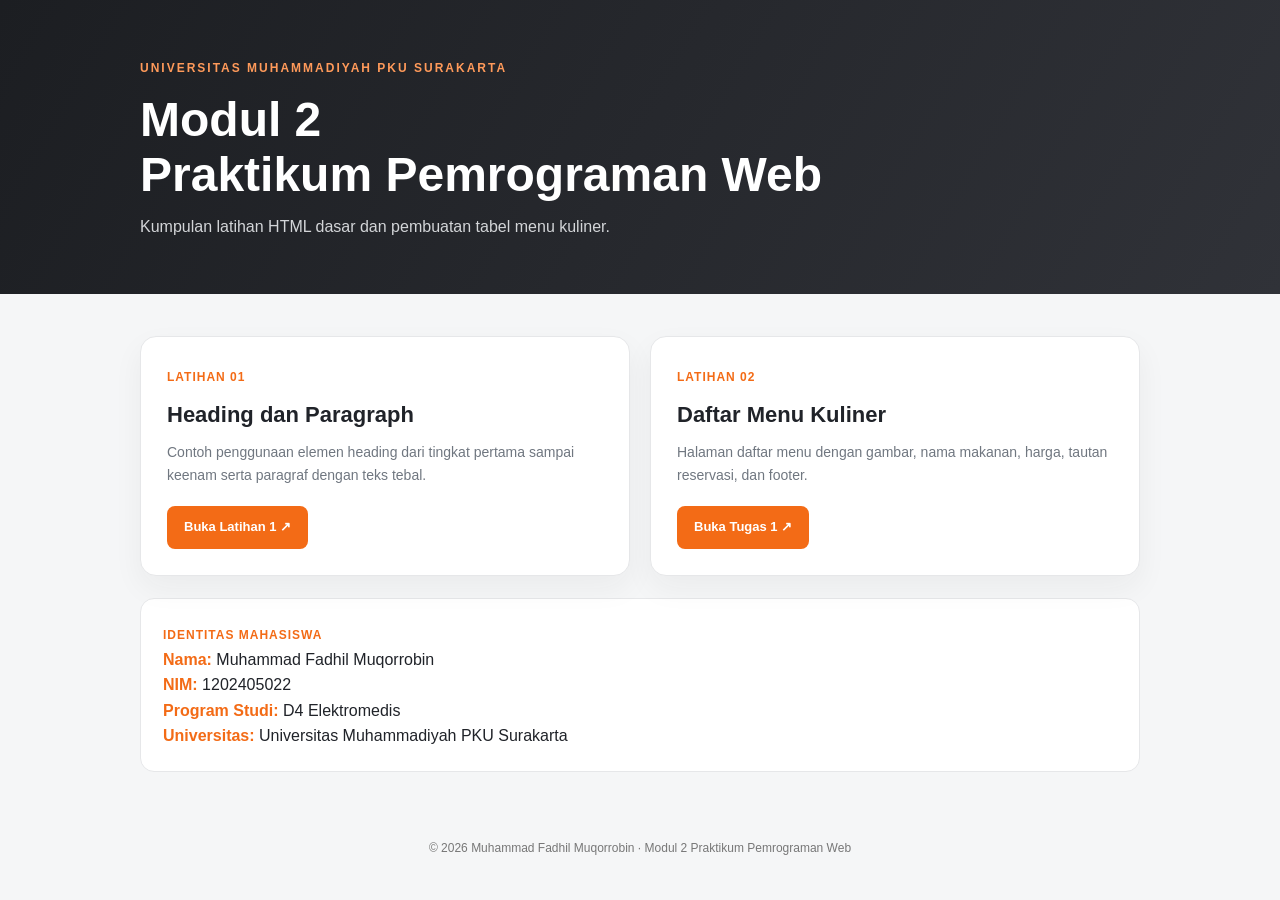
<file: MODUL-2-MUHAMMAD-FADHIL/MODUL-2-MUHAMMAD-FADHIL/index.html>
<!DOCTYPE html>
<html lang="id">
<head>
<meta charset="UTF-8">
<meta name="viewport" content="width=device-width, initial-scale=1.0">
<title>Modul 2 | Muhammad Fadhil Muqorrobin</title>
<style>
:root{--orange:#f36b16;--dark:#202329;--muted:#707780;--bg:#f5f6f7}
*{box-sizing:border-box;margin:0;padding:0}
body{font-family:Arial,Helvetica,sans-serif;background:var(--bg);color:var(--dark);line-height:1.6}
header{background:linear-gradient(120deg,#1c1e22,#303238);color:#fff;padding:54px 22px}
.wrap{width:min(1000px,calc(100% - 40px));margin:auto}
.kicker{color:#ff9a5a;font-size:12px;font-weight:bold;letter-spacing:2px}
h1{font-size:clamp(32px,5vw,48px);line-height:1.15;margin:12px 0}
header p{color:#d3d5d8}
main{padding:42px 0}
.grid{display:grid;grid-template-columns:repeat(2,1fr);gap:20px}
.card{background:#fff;border:1px solid #e6e7e9;border-radius:16px;padding:26px;box-shadow:0 12px 30px #2023290d}
.num{color:var(--orange);font-weight:bold;font-size:12px;letter-spacing:1px}
h2{font-size:22px;margin:9px 0}
.card p{color:var(--muted);font-size:14px;margin-bottom:20px}
a.btn{display:inline-block;background:var(--orange);color:white;text-decoration:none;padding:11px 17px;border-radius:8px;font-weight:bold;font-size:13px}
.profile{margin-top:22px;background:#fff;border-radius:14px;padding:22px;border:1px solid #e6e7e9}
.profile strong{color:var(--orange)}
footer{text-align:center;color:#777;padding:25px;font-size:12px}
@media(max-width:650px){.grid{grid-template-columns:1fr}header{padding:42px 0}}
</style>
</head>
<body>
<header><div class="wrap">
<span class="kicker">UNIVERSITAS MUHAMMADIYAH PKU SURAKARTA</span>
<h1>Modul 2<br>Praktikum Pemrograman Web</h1>
<p>Kumpulan latihan HTML dasar dan pembuatan tabel menu kuliner.</p>
</div></header>
<main class="wrap">
<div class="grid">
<article class="card">
<span class="num">LATIHAN 01</span>
<h2>Heading dan Paragraph</h2>
<p>Contoh penggunaan elemen heading dari tingkat pertama sampai keenam serta paragraf dengan teks tebal.</p>
<a class="btn" href="prak1.html">Buka Latihan 1 ↗</a>
</article>
<article class="card">
<span class="num">LATIHAN 02</span>
<h2>Daftar Menu Kuliner</h2>
<p>Halaman daftar menu dengan gambar, nama makanan, harga, tautan reservasi, dan footer.</p>
<a class="btn" href="Tugas1.html">Buka Tugas 1 ↗</a>
</article>
</div>
<section class="profile">
<span class="num">IDENTITAS MAHASISWA</span>
<p><strong>Nama:</strong> Muhammad Fadhil Muqorrobin</p>
<p><strong>NIM:</strong> 1202405022</p>
<p><strong>Program Studi:</strong> D4 Elektromedis</p>
<p><strong>Universitas:</strong> Universitas Muhammadiyah PKU Surakarta</p>
</section>
</main>
<footer>© 2026 Muhammad Fadhil Muqorrobin · Modul 2 Praktikum Pemrograman Web</footer>
</body>
</html>
</file>
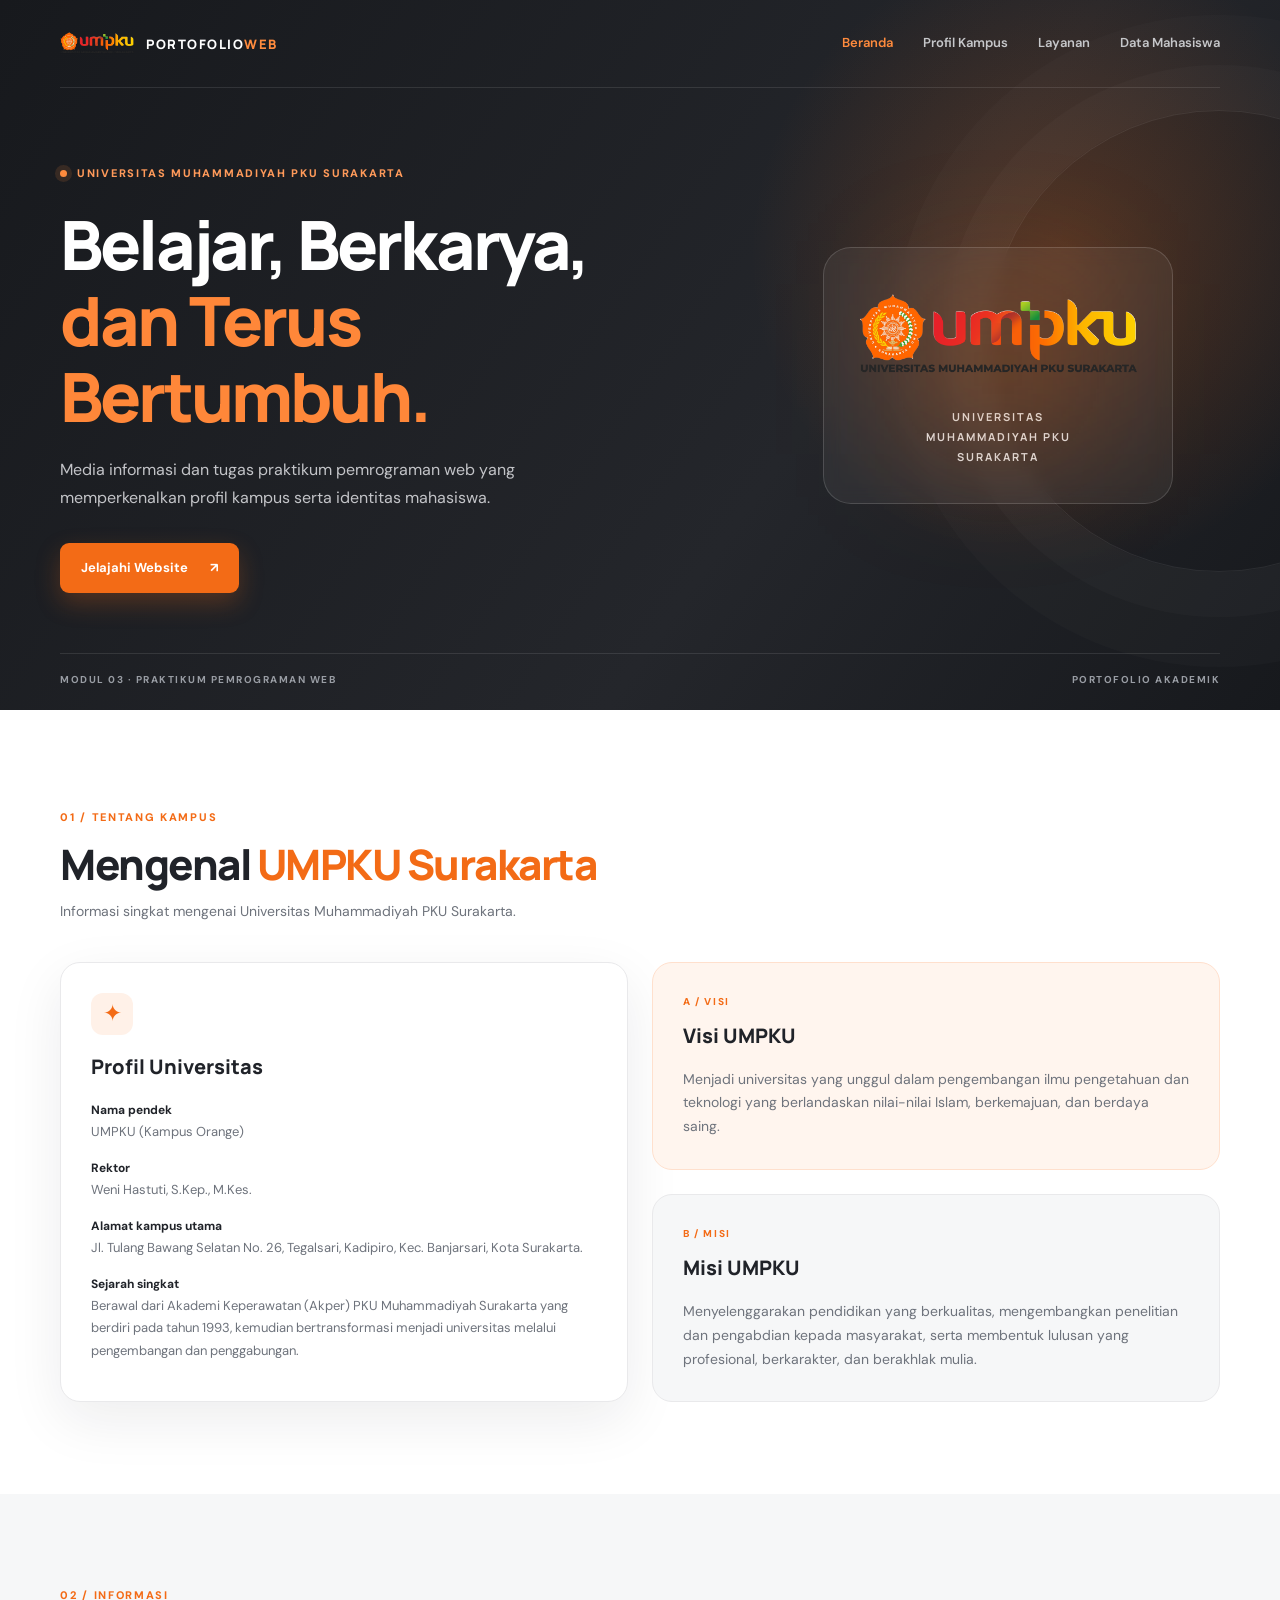
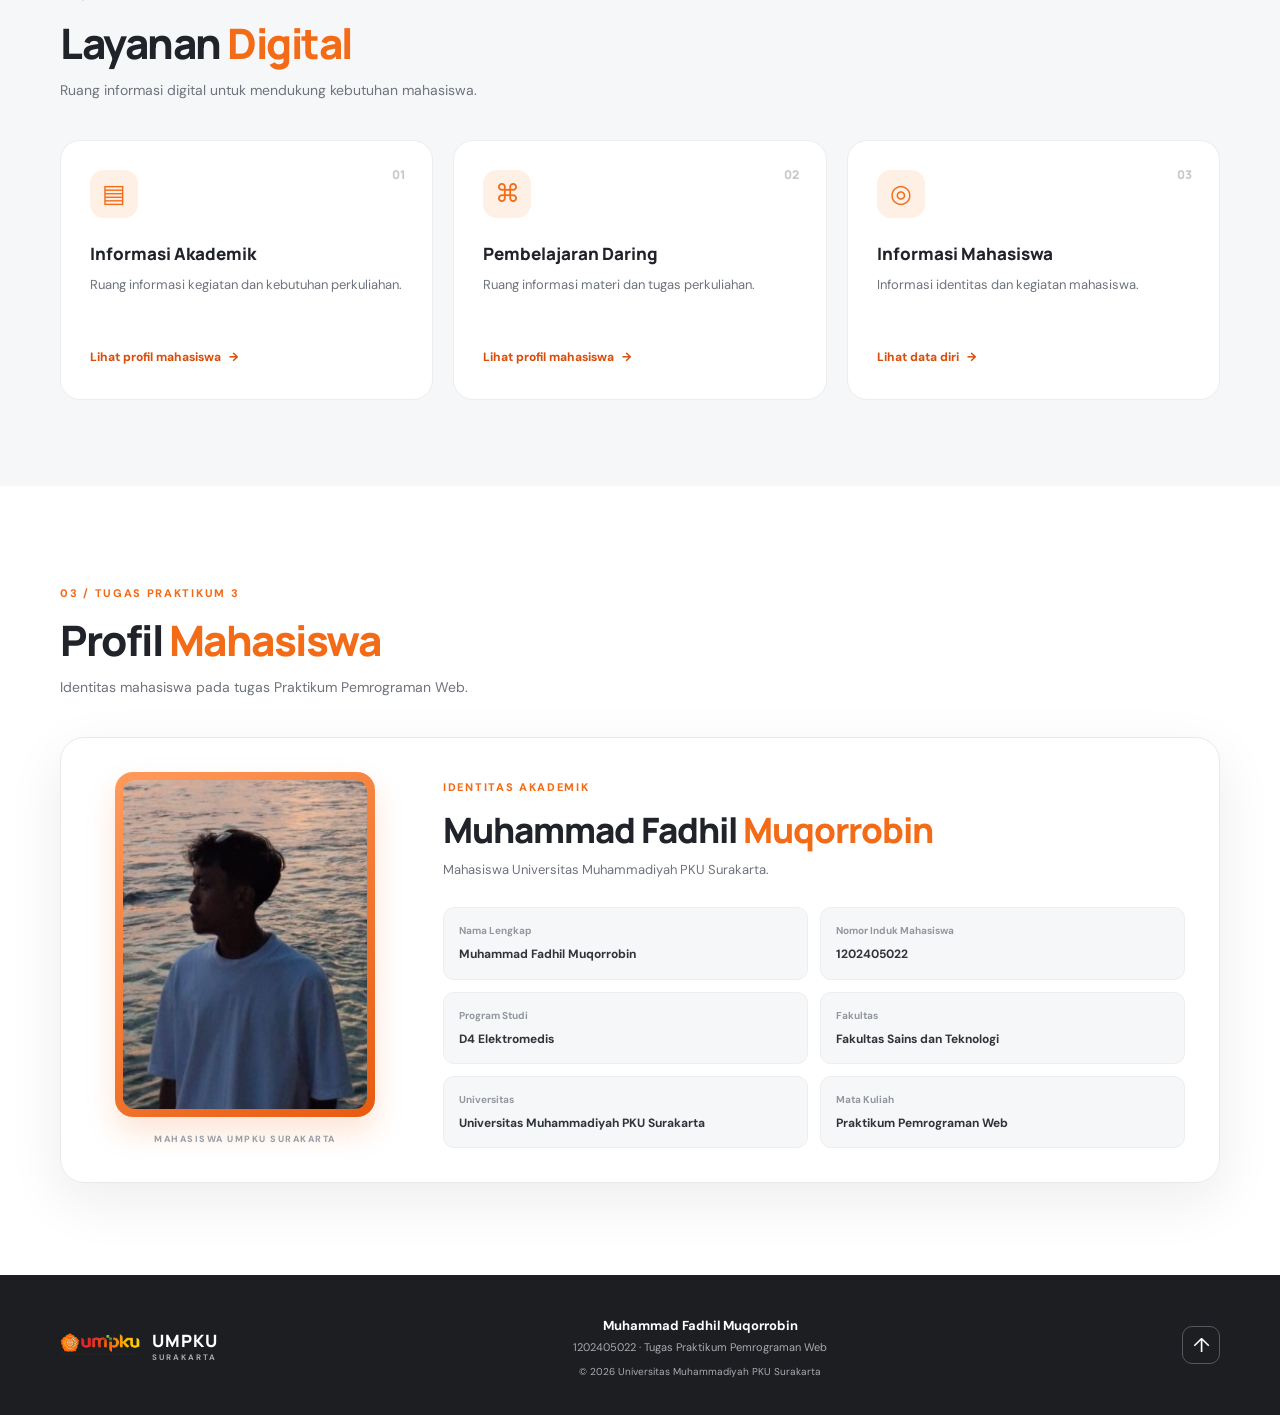
<file: MODUL-3-MUHAMMAD-FADHIL/MODUL-3-MUHAMMAD-FADHIL/index.html>
<!DOCTYPE html>
<html lang="id">
<head>
    <meta charset="UTF-8">
    <meta name="viewport" content="width=device-width, initial-scale=1.0">
    <meta name="description" content="Profil Universitas Muhammadiyah PKU Surakarta dan identitas mahasiswa Muhammad Fadhil Muqorrobin.">
    <title>Profil UMPKU | Muhammad Fadhil Muqorrobin</title>
    <link rel="stylesheet" href="style.css">
</head>
<body>
    <header class="hero" id="beranda">
        <nav class="navbar container" aria-label="Navigasi utama">
            <a class="brand" href="#beranda">
                <img src="logo-umpku.png" alt="Logo Universitas Muhammadiyah PKU Surakarta">
                <span>PORTOFOLIO<span class="brand-accent">WEB</span></span>
            </a>
            <button class="nav-toggle" type="button" aria-label="Buka navigasi" aria-expanded="false">☰</button>
            <div class="nav-links">
                <a href="#beranda" class="active">Beranda</a>
                <a href="#profil">Profil Kampus</a>
                <a href="#layanan">Layanan</a>
                <a href="#mahasiswa">Data Mahasiswa</a>
            </div>
        </nav>

        <div class="hero-content container">
            <div class="hero-copy">
                <span class="eyebrow"><span class="eyebrow-dot"></span> UNIVERSITAS MUHAMMADIYAH PKU SURAKARTA</span>
                <h1>Belajar, Berkarya,<br><span>dan Terus Bertumbuh.</span></h1>
                <p>Media informasi dan tugas praktikum pemrograman web yang memperkenalkan profil kampus serta identitas mahasiswa.</p>
                <a class="button button-primary" href="#profil">Jelajahi Website <span aria-hidden="true">↗</span></a>
            </div>
            <div class="hero-mark">
                <div class="mark-glow"></div>
                <img src="logo-umpku.png" alt="Logo UMPKU">
                <span>UNIVERSITAS<br>MUHAMMADIYAH PKU<br>SURAKARTA</span>
            </div>
        </div>
        <div class="hero-bottom container">
            <span>MODUL 03 · PRAKTIKUM PEMROGRAMAN WEB</span>
            <span>PORTOFOLIO AKADEMIK</span>
        </div>
    </header>

    <main>
        <section class="section container" id="profil">
            <div class="section-heading">
                <span class="section-kicker">01 / TENTANG KAMPUS</span>
                <h2>Mengenal <span>UMPKU Surakarta</span></h2>
                <p>Informasi singkat mengenai Universitas Muhammadiyah PKU Surakarta.</p>
            </div>
            <div class="about-grid">
                <article class="about-card">
                    <div class="about-icon">✦</div>
                    <h3>Profil Universitas</h3>
                    <p><strong>Nama pendek</strong><br>UMPKU (Kampus Orange)</p>
                    <p><strong>Rektor</strong><br>Weni Hastuti, S.Kep., M.Kes.</p>
                    <p><strong>Alamat kampus utama</strong><br>Jl. Tulang Bawang Selatan No. 26, Tegalsari, Kadipiro, Kec. Banjarsari, Kota Surakarta.</p>
                    <p><strong>Sejarah singkat</strong><br>Berawal dari Akademi Keperawatan (Akper) PKU Muhammadiyah Surakarta yang berdiri pada tahun 1993, kemudian bertransformasi menjadi universitas melalui pengembangan dan penggabungan.</p>
                </article>
                <div class="vision-column">
                    <article class="vision-card vision-main">
                        <span class="card-index">A / VISI</span>
                        <h3>Visi UMPKU</h3>
                        <p>Menjadi universitas yang unggul dalam pengembangan ilmu pengetahuan dan teknologi yang berlandaskan nilai-nilai Islam, berkemajuan, dan berdaya saing.</p>
                    </article>
                    <article class="vision-card">
                        <span class="card-index">B / MISI</span>
                        <h3>Misi UMPKU</h3>
                        <p>Menyelenggarakan pendidikan yang berkualitas, mengembangkan penelitian dan pengabdian kepada masyarakat, serta membentuk lulusan yang profesional, berkarakter, dan berakhlak mulia.</p>
                    </article>
                </div>
            </div>
        </section>

        <section class="services-section" id="layanan">
            <div class="container section">
                <div class="section-heading">
                    <span class="section-kicker">02 / INFORMASI</span>
                    <h2>Layanan <span>Digital</span></h2>
                    <p>Ruang informasi digital untuk mendukung kebutuhan mahasiswa.</p>
                </div>
                <div class="service-grid">
                    <article class="service-card">
                        <span class="service-number">01</span>
                        <div class="service-symbol">▤</div>
                        <h3>Informasi Akademik</h3>
                        <p>Ruang informasi kegiatan dan kebutuhan perkuliahan.</p>
                        <a href="#mahasiswa">Lihat profil mahasiswa <span>→</span></a>
                    </article>
                    <article class="service-card">
                        <span class="service-number">02</span>
                        <div class="service-symbol">⌘</div>
                        <h3>Pembelajaran Daring</h3>
                        <p>Ruang informasi materi dan tugas perkuliahan.</p>
                        <a href="#mahasiswa">Lihat profil mahasiswa <span>→</span></a>
                    </article>
                    <article class="service-card">
                        <span class="service-number">03</span>
                        <div class="service-symbol">◎</div>
                        <h3>Informasi Mahasiswa</h3>
                        <p>Informasi identitas dan kegiatan mahasiswa.</p>
                        <a href="#mahasiswa">Lihat data diri <span>→</span></a>
                    </article>
                </div>
            </div>
        </section>

        <section class="student-section" id="mahasiswa">
            <div class="container section">
                <div class="section-heading">
                    <span class="section-kicker">03 / TUGAS PRAKTIKUM 3</span>
                    <h2>Profil <span>Mahasiswa</span></h2>
                    <p>Identitas mahasiswa pada tugas Praktikum Pemrograman Web.</p>
                </div>
                <article class="student-card">
                    <div class="student-photo-wrap">
                        <div class="photo-frame">
                            <img src="foto-muhammad-fadhil.jpg" alt="Foto Muhammad Fadhil Muqorrobin">
                        </div>
                        <span class="photo-caption">MAHASISWA UMPKU SURAKARTA</span>
                    </div>
                    <div class="student-info">
                        <span class="student-label">IDENTITAS AKADEMIK</span>
                        <h3>Muhammad Fadhil <span>Muqorrobin</span></h3>
                        <p class="student-intro">Mahasiswa Universitas Muhammadiyah PKU Surakarta.</p>
                        <div class="info-grid">
                            <div class="info-item"><span>Nama Lengkap</span><strong>Muhammad Fadhil Muqorrobin</strong></div>
                            <div class="info-item"><span>Nomor Induk Mahasiswa</span><strong>1202405022</strong></div>
                            <div class="info-item"><span>Program Studi</span><strong>D4 Elektromedis</strong></div>
                            <div class="info-item"><span>Fakultas</span><strong>Fakultas Sains dan Teknologi</strong></div>
                            <div class="info-item"><span>Universitas</span><strong>Universitas Muhammadiyah PKU Surakarta</strong></div>
                            <div class="info-item"><span>Mata Kuliah</span><strong>Praktikum Pemrograman Web</strong></div>
                        </div>
                    </div>
                </article>
            </div>
        </section>
    </main>

    <footer class="footer">
        <div class="container footer-inner">
            <a class="footer-brand" href="#beranda"><img src="logo-umpku.png" alt=""><span>UMPKU <small>SURAKARTA</small></span></a>
            <div class="footer-copy">
                <strong>Muhammad Fadhil Muqorrobin</strong>
                <p>1202405022 · Tugas Praktikum Pemrograman Web</p>
                <p class="copyright">© <span id="year"></span> Universitas Muhammadiyah PKU Surakarta</p>
            </div>
            <a class="back-top" href="#beranda" aria-label="Kembali ke atas">↑</a>
        </div>
    </footer>

    <script>
        document.getElementById("year").textContent = new Date().getFullYear();
        const toggle = document.querySelector(".nav-toggle");
        const links = document.querySelector(".nav-links");
        toggle.addEventListener("click", () => {
            const expanded = toggle.getAttribute("aria-expanded") === "true";
            toggle.setAttribute("aria-expanded", String(!expanded));
            links.classList.toggle("open");
        });
        links.querySelectorAll("a").forEach(link => {
            link.addEventListener("click", () => {
                links.classList.remove("open");
                toggle.setAttribute("aria-expanded", "false");
            });
        });
    </script>
</body>
</html>
</file>
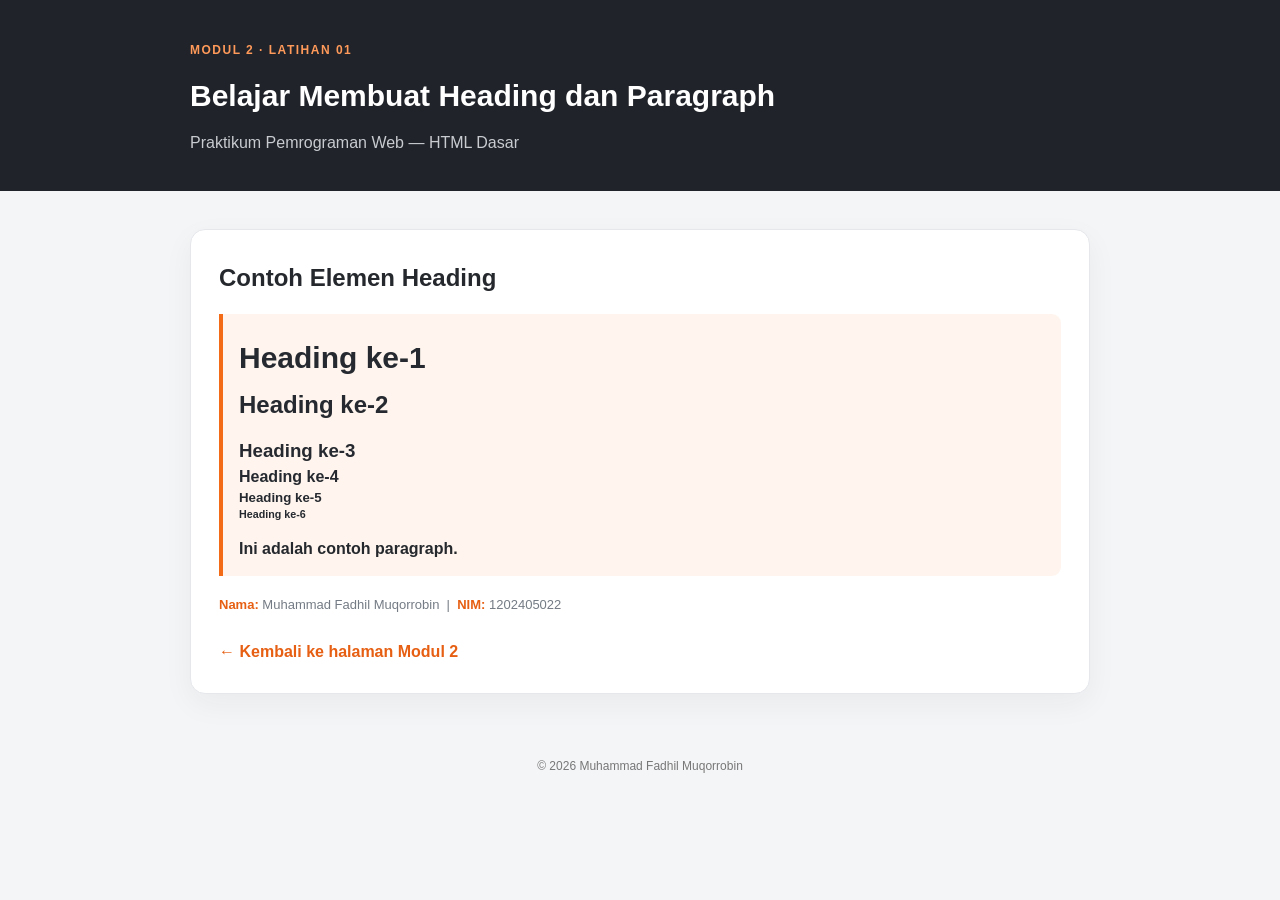
<file: MODUL-2-MUHAMMAD-FADHIL/MODUL-2-MUHAMMAD-FADHIL/prak1.html>
<!DOCTYPE html>
<html lang="id">
<head>
<meta charset="UTF-8">
<meta name="viewport" content="width=device-width, initial-scale=1.0">
<title>Latihan Heading dan Paragraph | Muhammad Fadhil</title>
<style>
*{box-sizing:border-box;margin:0;padding:0}
body{font-family:Arial,Helvetica,sans-serif;background:#f4f5f7;color:#25282d;line-height:1.7}
header{background:#202329;color:white;padding:35px 22px}
.wrap{width:min(900px,calc(100% - 40px));margin:auto}
.tag{color:#ff9a5a;font-size:12px;font-weight:bold;letter-spacing:1.5px}
h1{font-size:30px;margin:8px 0}
header p{color:#c8cbd0}
main{padding:38px 0}
.panel{background:white;border:1px solid #e5e7eb;border-radius:15px;padding:28px;box-shadow:0 10px 30px #2023290d}
.panel h2{margin-bottom:15px}
.sample{padding:14px 16px;border-left:4px solid #f36b16;background:#fff5ee;border-radius:0 9px 9px 0;margin:12px 0}
.sample h1,.sample h2,.sample h3,.sample h4,.sample h5,.sample h6{color:#262a30;line-height:1.45}
.sample p{margin-top:12px}
.identity{margin-top:18px;color:#747b84;font-size:13px}
.identity strong{color:#e65f12}
.back{display:inline-block;margin-top:22px;color:#e65f12;text-decoration:none;font-weight:bold}
footer{text-align:center;padding:24px;color:#777;font-size:12px}
</style>
</head>
<body>
<header><div class="wrap">
<span class="tag">MODUL 2 · LATIHAN 01</span>
<h1>Belajar Membuat Heading dan Paragraph</h1>
<p>Praktikum Pemrograman Web — HTML Dasar</p>
</div></header>
<main class="wrap">
<section class="panel">
<h2>Contoh Elemen Heading</h2>
<div class="sample">
<h1>Heading ke-1</h1>
<h2>Heading ke-2</h2>
<h3>Heading ke-3</h3>
<h4>Heading ke-4</h4>
<h5>Heading ke-5</h5>
<h6>Heading ke-6</h6>
<p><strong>Ini adalah contoh paragraph.</strong></p>
</div>
<p class="identity"><strong>Nama:</strong> Muhammad Fadhil Muqorrobin &nbsp;|&nbsp; <strong>NIM:</strong> 1202405022</p>
<a class="back" href="index.html">← Kembali ke halaman Modul 2</a>
</section>
</main>
<footer>© 2026 Muhammad Fadhil Muqorrobin</footer>
</body>
</html>
</file>
<file: MODUL-3-MUHAMMAD-FADHIL/MODUL-3-MUHAMMAD-FADHIL/style.css>
@import url('https://fonts.googleapis.com/css2?family=DM+Sans:wght@400;500;600;700&family=Manrope:wght@400;500;600;700;800&display=swap');

:root {
    --orange: #f36b16;
    --orange-dark: #d94e0a;
    --ink: #202329;
    --muted: #6e737c;
    --paper: #ffffff;
    --soft: #f6f7f8;
    --line: #e9e9eb;
    --radius: 20px;
    --shadow: 0 18px 55px rgba(24, 29, 35, .08);
}
* { box-sizing: border-box; margin: 0; padding: 0; }
html { scroll-behavior: smooth; scroll-padding-top: 88px; }
body { font-family: 'DM Sans', Arial, sans-serif; color: var(--ink); background: var(--paper); line-height: 1.7; }
a { color: inherit; text-decoration: none; }
.container { width: min(1160px, calc(100% - 48px)); margin-inline: auto; }
.hero { position: relative; overflow: hidden; color: #fff; background: radial-gradient(circle at 83% 36%, rgba(243,107,22,.24), transparent 27%), linear-gradient(125deg, #17191d 0%, #24262b 62%, #17191d 100%); }
.hero::after { content: ""; position: absolute; width: 460px; height: 460px; border: 1px solid rgba(255,255,255,.08); border-radius: 50%; right: -170px; top: 110px; box-shadow: 0 0 0 45px rgba(255,255,255,.018), 0 0 0 95px rgba(255,255,255,.015); pointer-events: none; }
.navbar { min-height: 88px; display: flex; align-items: center; justify-content: space-between; gap: 28px; border-bottom: 1px solid rgba(255,255,255,.1); position: relative; z-index: 2; }
.brand { display: flex; align-items: center; gap: 12px; color: #fff; font: 800 13px 'Manrope', sans-serif; letter-spacing: 1.5px; }
.brand img { width: 74px; height: 40px; object-fit: contain; }
.brand-accent { color: #ff8b3d; }
.nav-links { display: flex; align-items: center; gap: 30px; }
.nav-links a { color: #c6c7ca; font-size: 13px; font-weight: 600; transition: color .2s; }
.nav-links a:hover, .nav-links a.active { color: #ff8b3d; }
.nav-toggle { display: none; border: 1px solid rgba(255,255,255,.2); background: transparent; color: #fff; padding: 8px 12px; border-radius: 9px; font-size: 20px; }
.hero-content { min-height: 510px; display: grid; grid-template-columns: 1.2fr .8fr; align-items: center; gap: 50px; padding-block: 70px 60px; position: relative; z-index: 1; }
.hero-copy { max-width: 680px; }
.eyebrow, .section-kicker, .student-label { display: inline-flex; align-items: center; gap: 10px; color: var(--orange); font-size: 11px; font-weight: 800; letter-spacing: 1.7px; }
.eyebrow { color: #ff9a5a; margin-bottom: 23px; }
.eyebrow-dot { width: 7px; height: 7px; background: #ff8b3d; border-radius: 50%; box-shadow: 0 0 0 5px rgba(255,139,61,.13); }
.hero h1 { font: 800 clamp(42px, 5.5vw, 68px)/1.12 'Manrope', sans-serif; letter-spacing: -2.8px; margin-bottom: 22px; }
.hero h1 span { color: #ff8739; }
.hero-copy > p { max-width: 550px; color: #c3c4c8; font-size: 16px; margin-bottom: 32px; }
.button { display: inline-flex; align-items: center; gap: 22px; padding: 14px 21px; border-radius: 9px; font-weight: 700; font-size: 13px; transition: transform .2s, background .2s; }
.button:hover { transform: translateY(-3px); }
.button-primary { background: var(--orange); color: #fff; box-shadow: 0 10px 25px rgba(243,107,22,.25); }
.button-primary:hover { background: var(--orange-dark); }
.hero-mark { justify-self: center; position: relative; display: flex; flex-direction: column; align-items: center; gap: 18px; width: min(100%, 350px); padding: 36px 28px; border: 1px solid rgba(255,255,255,.15); border-radius: 28px; background: rgba(255,255,255,.055); backdrop-filter: blur(8px); }
.hero-mark img { width: 100%; max-width: 280px; height: 105px; object-fit: contain; position: relative; z-index: 1; }
.hero-mark span { color: #dedfe1; text-align: center; font: 700 11px/1.8 'Manrope', sans-serif; letter-spacing: 2px; }
.mark-glow { position: absolute; width: 170px; height: 170px; background: rgba(243,107,22,.22); filter: blur(65px); }
.hero-bottom { display: flex; justify-content: space-between; padding-block: 17px 22px; border-top: 1px solid rgba(255,255,255,.1); color: #999da4; font-size: 10px; font-weight: 700; letter-spacing: 1.5px; position: relative; z-index: 1; }
.section { padding-block: 92px; }
.section-heading { margin-bottom: 38px; }
.section-kicker { margin-bottom: 13px; }
.section-heading h2 { font: 800 clamp(30px, 4vw, 42px)/1.2 'Manrope', sans-serif; letter-spacing: -1.5px; margin-bottom: 10px; }
.section-heading h2 span { color: var(--orange); }
.section-heading > p { color: var(--muted); font-size: 14px; }
.about-grid { display: grid; grid-template-columns: 1fr 1fr; gap: 24px; }
.about-card, .vision-card { border: 1px solid var(--line); border-radius: var(--radius); padding: 30px; background: #fff; }
.about-card { box-shadow: var(--shadow); }
.about-icon { width: 42px; height: 42px; display: grid; place-items: center; background: #fff1e8; color: var(--orange); border-radius: 12px; font-size: 23px; margin-bottom: 18px; }
.about-card h3, .vision-card h3 { font: 800 20px 'Manrope', sans-serif; margin-bottom: 19px; }
.about-card p { color: var(--muted); font-size: 13px; margin-top: 14px; }
.about-card p strong { color: var(--ink); font-size: 12px; }
.vision-column { display: grid; gap: 24px; }
.vision-card { background: var(--soft); }
.vision-main { background: #fff5ee; border-color: #ffe0cd; }
.card-index { color: var(--orange); font-size: 10px; font-weight: 800; letter-spacing: 1.6px; display: block; margin-bottom: 12px; }
.vision-card p { color: var(--muted); font-size: 14px; }
.services-section { background: var(--soft); }
.services-section .section { padding-block: 86px; }
.service-grid { display: grid; grid-template-columns: repeat(3, 1fr); gap: 20px; }
.service-card { position: relative; padding: 29px; border-radius: var(--radius); background: #fff; border: 1px solid #ededee; transition: transform .25s, box-shadow .25s; }
.service-card:hover { transform: translateY(-6px); box-shadow: var(--shadow); }
.service-number { position: absolute; top: 25px; right: 27px; color: #c5c7cb; font: 800 12px 'Manrope', sans-serif; }
.service-symbol { width: 48px; height: 48px; display: grid; place-items: center; border-radius: 14px; background: #fff0e6; color: var(--orange); font-size: 25px; margin-bottom: 24px; }
.service-card h3 { font: 800 17px 'Manrope', sans-serif; margin-bottom: 9px; }
.service-card p { min-height: 48px; color: var(--muted); font-size: 13px; margin-bottom: 20px; }
.service-card a { color: var(--orange-dark); font-size: 12px; font-weight: 800; }
.service-card a span { margin-left: 5px; }
.student-section { background: #fff; }
.student-card { display: grid; grid-template-columns: 300px 1fr; gap: 48px; padding: 34px; border: 1px solid var(--line); border-radius: 24px; box-shadow: var(--shadow); }
.student-photo-wrap { display: flex; flex-direction: column; align-items: center; gap: 15px; }
.photo-frame { width: 100%; max-width: 260px; height: 345px; padding: 8px; border-radius: 18px; background: linear-gradient(145deg, #ff9a5a, #e85b10); box-shadow: 0 15px 30px rgba(243,107,22,.18); }
.photo-frame img { width: 100%; height: 100%; object-fit: cover; object-position: center 35%; border-radius: 12px; display: block; }
.photo-caption { color: #999da4; font-size: 9px; font-weight: 800; letter-spacing: 1.5px; text-align: center; }
.student-info { align-self: center; }
.student-label { margin-bottom: 12px; }
.student-info h3 { font: 800 clamp(26px, 3vw, 35px)/1.2 'Manrope', sans-serif; letter-spacing: -1px; margin-bottom: 8px; }
.student-info h3 span { color: var(--orange); }
.student-intro { color: var(--muted); font-size: 13px; margin-bottom: 26px; }
.info-grid { display: grid; grid-template-columns: repeat(2, minmax(0, 1fr)); gap: 12px; }
.info-item { padding: 14px 15px; background: var(--soft); border: 1px solid #eeeeef; border-radius: 11px; min-width: 0; }
.info-item span { display: block; color: #92969e; font-size: 10px; font-weight: 700; margin-bottom: 5px; }
.info-item strong { display: block; color: #30343a; font-size: 12px; overflow-wrap: anywhere; }
.footer { background: #1c1e22; color: #fff; }
.footer-inner { min-height: 140px; display: flex; align-items: center; justify-content: space-between; gap: 25px; padding-block: 25px; }
.footer-brand { display: flex; align-items: center; gap: 12px; font: 800 17px 'Manrope', sans-serif; letter-spacing: 1px; }
.footer-brand img { width: 80px; height: 42px; object-fit: contain; }
.footer-brand small { display: block; color: #a9abb0; font: 700 8px 'DM Sans', sans-serif; letter-spacing: 2px; }
.footer-copy { text-align: center; }
.footer-copy strong { font-size: 13px; }
.footer-copy p { color: #a9abb0; font-size: 11px; }
.footer-copy .copyright { margin-top: 6px; font-size: 10px; }
.back-top { width: 38px; height: 38px; display: grid; place-items: center; border: 1px solid #55585e; border-radius: 10px; color: #fff; font-size: 20px; }
.back-top:hover { background: var(--orange); border-color: var(--orange); }
@media (max-width: 850px) {
    .hero-content { grid-template-columns: 1fr .65fr; gap: 25px; }
    .hero-mark { padding: 25px 18px; }
    .about-grid { grid-template-columns: 1fr; }
    .student-card { grid-template-columns: 230px 1fr; gap: 28px; }
    .photo-frame { height: 310px; }
}
@media (max-width: 640px) {
    .container { width: min(100% - 36px, 520px); }
    .navbar { min-height: 74px; }
    .brand img { width: 64px; }
    .nav-toggle { display: block; }
    .nav-links { display: none; position: absolute; top: 73px; left: 0; right: 0; padding: 18px; background: #24262b; border: 1px solid rgba(255,255,255,.12); border-radius: 0 0 14px 14px; flex-direction: column; align-items: flex-start; gap: 16px; }
    .nav-links.open { display: flex; }
    .hero-content { min-height: auto; grid-template-columns: 1fr; padding-block: 65px 45px; }
    .hero h1 { font-size: clamp(39px, 11vw, 55px); letter-spacing: -2px; }
    .hero-copy > p { font-size: 14px; }
    .hero-mark { display: none; }
    .hero-bottom { font-size: 8px; gap: 12px; }
    .section, .services-section .section { padding-block: 65px; }
    .section-heading { margin-bottom: 27px; }
    .about-card, .vision-card { padding: 23px; }
    .service-grid { grid-template-columns: 1fr; }
    .service-card p { min-height: 0; }
    .student-card { grid-template-columns: 1fr; padding: 22px; gap: 28px; }
    .photo-frame { width: min(100%, 245px); height: 320px; }
    .student-info h3 { font-size: 29px; }
    .info-grid { grid-template-columns: 1fr; }
    .footer-inner { flex-wrap: wrap; justify-content: center; text-align: center; padding-block: 30px; }
    .footer-copy { order: 3; flex-basis: 100%; }
}
</file>
